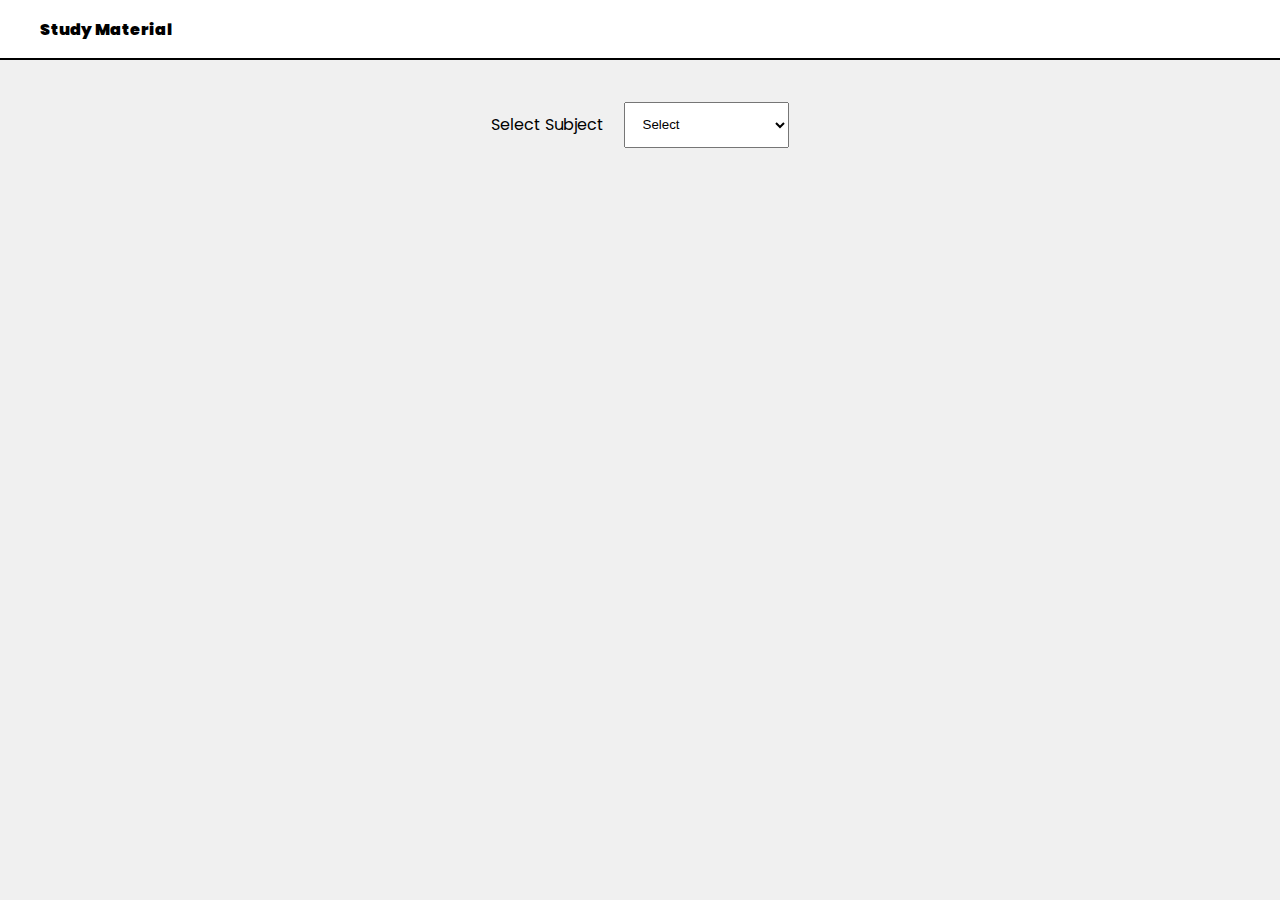
<file: AllenGRPs/index.html>
<!DOCTYPE html>
<html lang="en">
  <head>
    <!-- Google tag (gtag.js) -->
    <script
      async
      src="https://www.googletagmanager.com/gtag/js?id=G-7S9V9BPXPS"
    ></script>
    <script>
      window.dataLayer = window.dataLayer || [];
      function gtag() {
        dataLayer.push(arguments);
      }
      gtag("js", new Date());

      gtag("config", "G-7S9V9BPXPS");
    </script>
    <meta charset="UTF-8" />
    <meta name="viewport" content="width=device-width, initial-scale=1.0" />
    <meta name="theme-color" content="#000000" />
    <meta
      name="description"
      content="Useful Study Material and Guided Revision Programs for JEE Advanced and Mains"
    />

    <title>Study Material</title>

    <link rel="stylesheet" href="style.css" />
  </head>

  <body>
    <header>Study Material</header>
    <div class="selection flexbox">
      <label for="selectSubject">Select Subject</label>
      <select name="subject" id="selectSubject">
        <option value="none">Select</option>
        <option value="Mathematics">Mathematics</option>
        <option value="Physics">Physics</option>
        <option value="Physical chemistry">Physical chemistry</option>
        <option value="Organic chemistry">Organic chemistry</option>
        <option value="Inorganic chemistry">Inorganic chemistry</option>
      </select>
    </div>
    <div class="table"></div>
    <script src="data.js"></script>
    <script src="script.js"></script>
  </body>
</html>
</file>
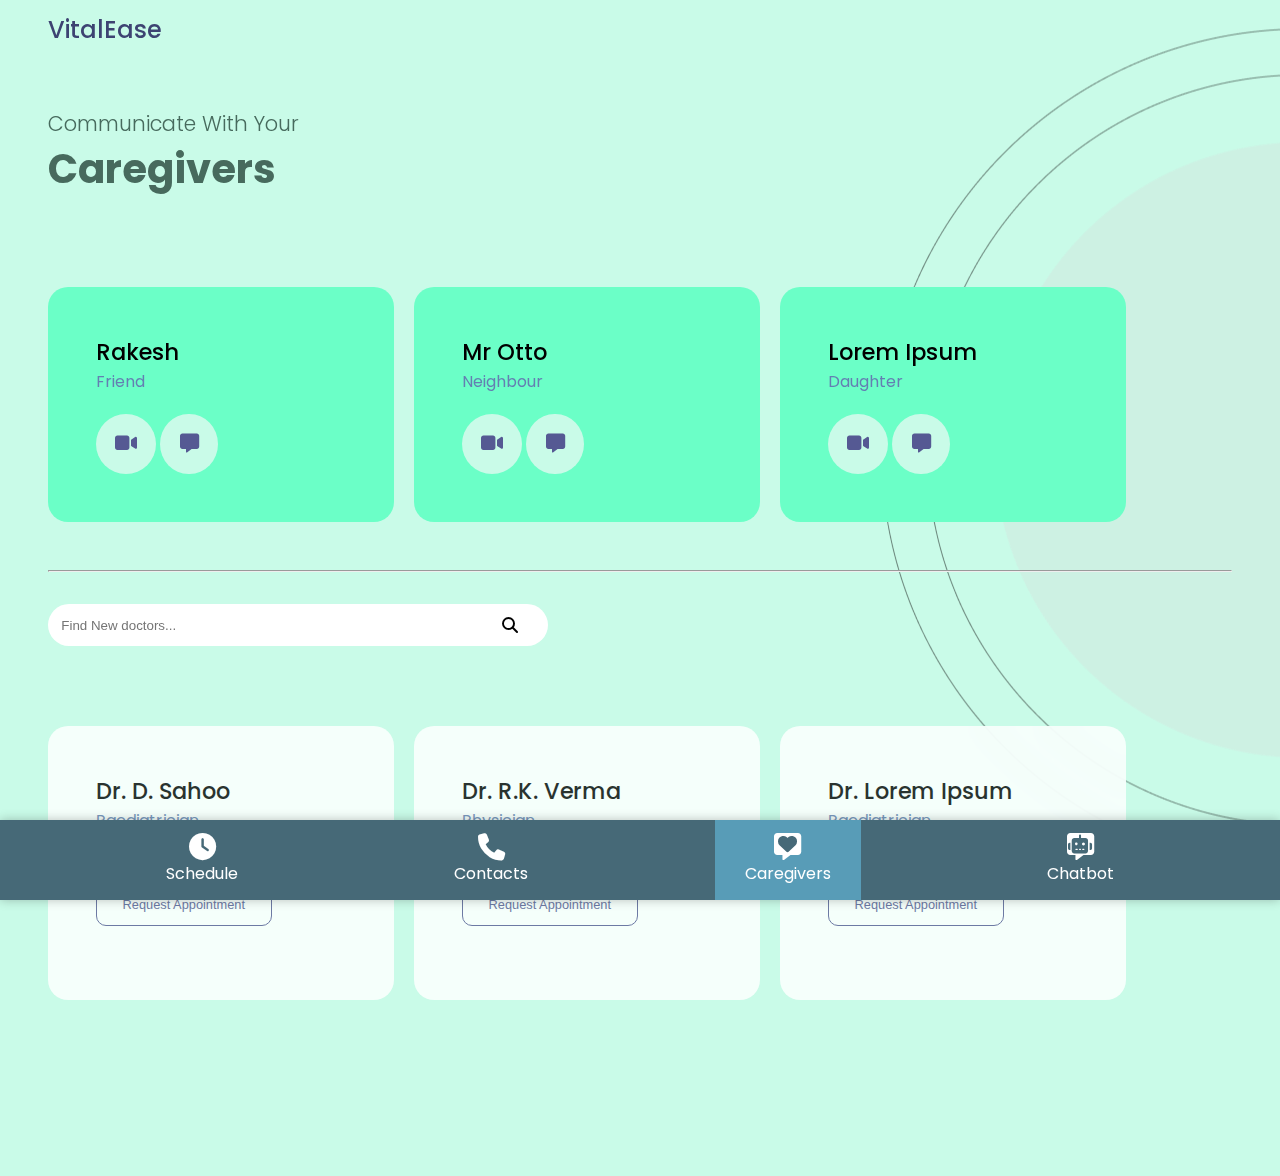
<file: VitalEase/pages/caregivers/caregivers.html>
<!DOCTYPE html>
<html lang="en">
  <head>
    <meta charset="UTF-8" />
    <meta name="viewport" content="width=device-width, initial-scale=1.0" />

    <meta name="theme-color" content="#466977" />

    <title>Medication Schedule</title>

    <link rel="stylesheet" href="../../mainStyle.css" />
    <link rel="stylesheet" href="../style.css" />
    <link rel="stylesheet" href="caregivers.css" />

    <link rel="preconnect" href="https://ka-f.fontawesome.com/" />
    <link
      rel="stylesheet"
      href="https://cdnjs.cloudflare.com/ajax/libs/font-awesome/6.4.2/css/all.min.css"
    />
  </head>
  <body>
    <header>
      <a href="../../index.html">
        <h1>VitalEase</h1>
      </a>
    </header>
    <div class="main">
      <div class="subtitle">Communicate With Your</div>
      <div class="title">Caregivers</div>
      <div class="flexbox contacts"></div>
      <hr />
      <div class="input-container">
        <input type="text" placeholder="Find New doctors..." />
        <div class="fa fa-search"></div>
      </div>
      <div class="flexbox doctors"></div>
    </div>
    <div class="flexbox bottomNav">
      <a href="../schedule/schedule.html"
        ><i class="fa fa-clock"></i><span>Schedule</span></a
      >
      <a href="../contacts/contacts.html"
        ><i class="fa fa-phone"></i><span>Contacts</span></a
      >
      <a href="../caregivers/caregivers.html" class="active"
        ><i class="fa fa-comment-alt"> <i class="fa fa-heart"></i> </i
        ><span>Caregivers</span></a
      >
      <a href="../chatbot/chatbot.html"
        ><i class="fa fa-comment-alt"> <i class="fa fa-robot"></i> </i
        ><span>Chatbot</span></a
      >
    </div>
    <img
      src="../../media/background2.png"
      alt="background image"
      class="back"
    />
    <script src="caregivers.js"></script>
  </body>
</html>
</file>
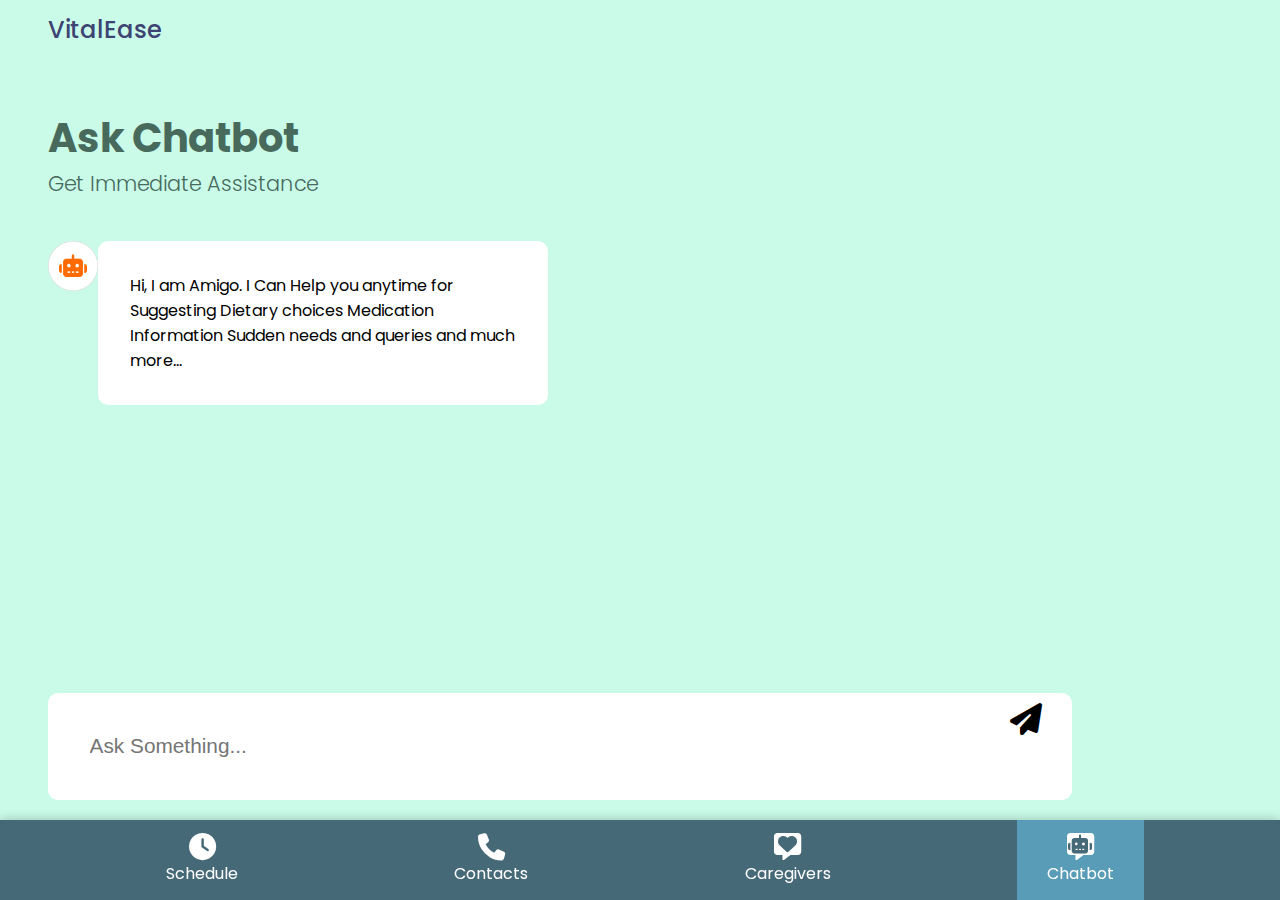
<file: VitalEase/pages/chatbot/chatbot.html>
<!DOCTYPE html>
<html lang="en">
  <head>
    <meta charset="UTF-8" />
    <meta name="viewport" content="width=device-width, initial-scale=1.0" />

    <meta name="theme-color" content="#466977" />

    <title>Medication Schedule</title>

    <link rel="stylesheet" href="../../mainStyle.css" />
    <link rel="stylesheet" href="../style.css" />
    <link rel="stylesheet" href="chatbot.css" />

    <link rel="preconnect" href="https://ka-f.fontawesome.com/" />
    <link
      rel="stylesheet"
      href="https://cdnjs.cloudflare.com/ajax/libs/font-awesome/6.4.2/css/all.min.css"
    />
  </head>
  <body>
    <header>
      <a href="../../index.html">
        <h1>VitalEase</h1>
      </a>
    </header>
    <div class="main">
      <div class="title">Ask Chatbot</div>
      <div class="subtitle">Get Immediate Assistance</div>
      <div class="chat-container">
        <img src="../../media/chatbot.png" alt="chatbot" height="50px" />
        <div class="chat">
          Hi, I am Amigo. I Can Help you anytime for Suggesting Dietary choices
          Medication Information Sudden needs and queries and much more...
        </div>
      </div>
      <div class="input-container">
        <input type="text" placeholder="Ask Something..." />
        <div class="fa fa-paper-plane"></div>
      </div>
    </div>

    <div class="flexbox bottomNav">
      <a href="../schedule/schedule.html"
        ><i class="fa fa-clock"></i><span>Schedule</span></a
      >
      <a href="../contacts/contacts.html"
        ><i class="fa fa-phone"></i><span>Contacts</span></a
      >
      <a href="../caregivers/caregivers.html"
        ><i class="fa fa-comment-alt"> <i class="fa fa-heart"></i> </i
        ><span>Caregivers</span></a
      >
      <a href="../chatbot/chatbot.html" class="active"
        ><i class="fa fa-comment-alt"> <i class="fa fa-robot"></i> </i
        ><span>Chatbot</span></a
      >
    </div>
  </body>
</html>
</file>
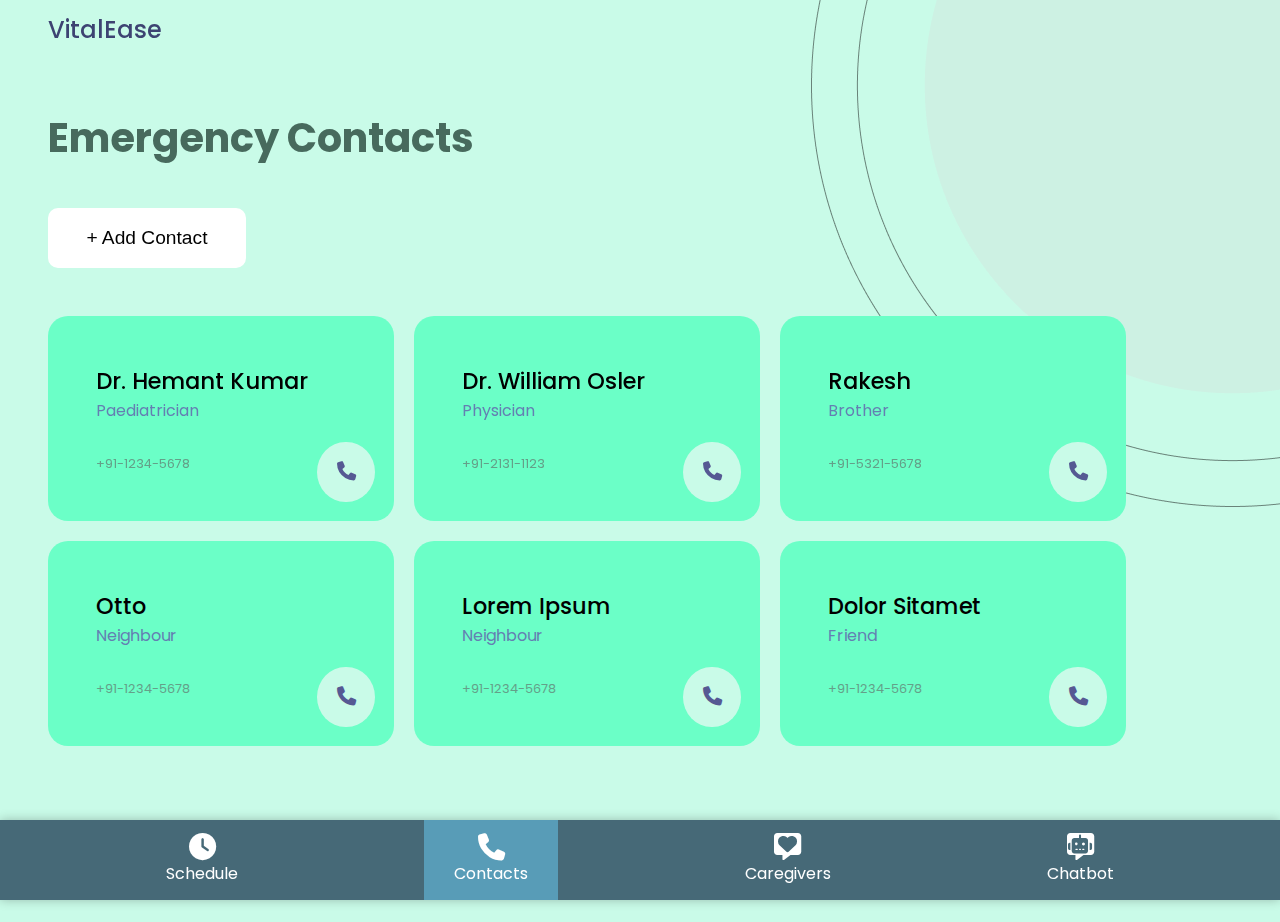
<file: VitalEase/pages/contacts/contacts.html>
<!DOCTYPE html>
<html lang="en">
  <head>
    <meta charset="UTF-8" />
    <meta name="viewport" content="width=device-width, initial-scale=1.0" />

    <meta name="theme-color" content="#466977" />

    <title>Medication Schedule</title>

    <link rel="stylesheet" href="../../mainStyle.css" />
    <link rel="stylesheet" href="../style.css" />
    <link rel="stylesheet" href="contacts.css" />

    <link rel="preconnect" href="https://ka-f.fontawesome.com/" />
    <link
      rel="stylesheet"
      href="https://cdnjs.cloudflare.com/ajax/libs/font-awesome/6.4.2/css/all.min.css"
    />
  </head>
  <body>
    <header>
      <a href="../../index.html">
        <h1>VitalEase</h1>
      </a>
    </header>
    <div class="main">
      <div class="title">Emergency Contacts</div>
      <button class="addButton">+ Add Contact</button>
      <div class="flexbox contacts"></div>
    </div>
    <div class="flexbox bottomNav">
      <a href="../schedule/schedule.html"
        ><i class="fa fa-clock"></i><span>Schedule</span></a
      >
      <a href="../contacts/contacts.html" class="active"
        ><i class="fa fa-phone"></i><span>Contacts</span></a
      >
      <a href="../caregivers/caregivers.html"
        ><i class="fa fa-comment-alt"> <i class="fa fa-heart"></i> </i
        ><span>Caregivers</span></a
      >
      <a href="../chatbot/chatbot.html"
        ><i class="fa fa-comment-alt"> <i class="fa fa-robot"></i> </i
        ><span>Chatbot</span></a
      >
    </div>
    <img
      src="../../media/background.png"
      alt="background design"
      class="back"
    />
    <script src="contacts.js"></script>
  </body>
</html>
</file>
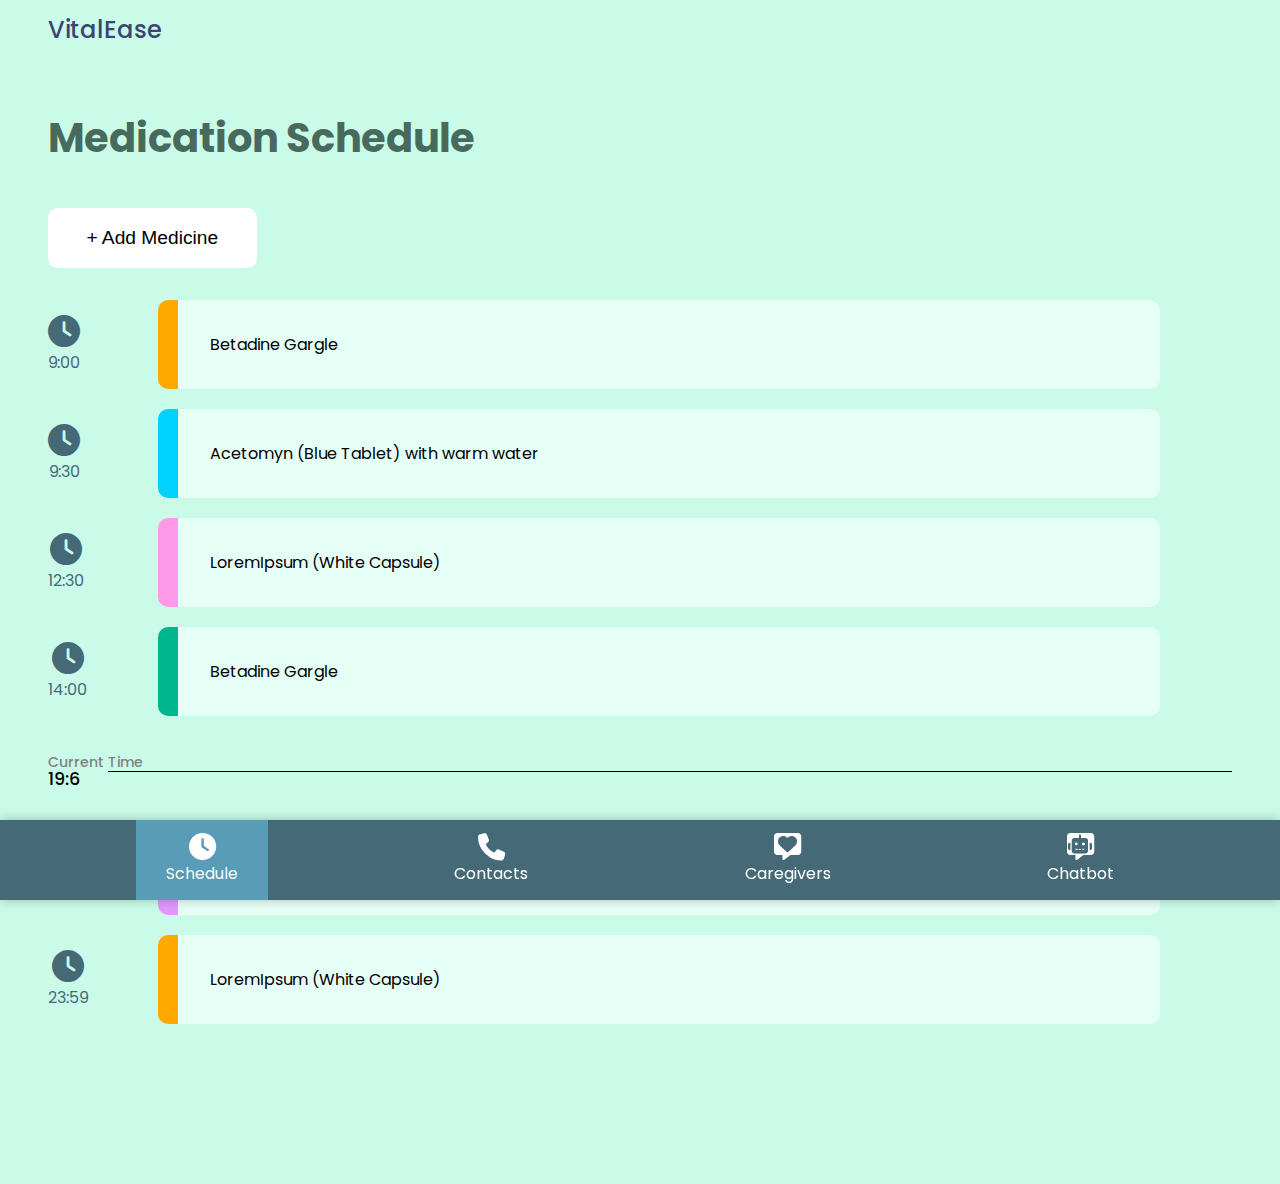
<file: VitalEase/pages/schedule/schedule.html>
<!DOCTYPE html>
<html lang="en">
  <head>
    <meta charset="UTF-8" />
    <meta name="viewport" content="width=device-width, initial-scale=1.0" />

    <meta name="theme-color" content="#466977" />

    <title>Medication Schedule</title>

    <link rel="stylesheet" href="../../mainStyle.css" />
    <link rel="stylesheet" href="../style.css" />
    <link rel="stylesheet" href="schedule.css" />

    <!-- <link rel="preconnect" href="https://ka-f.fontawesome.com/" /> -->
    <link
      rel="stylesheet"
      href="https://cdnjs.cloudflare.com/ajax/libs/font-awesome/6.4.2/css/all.min.css"
    />
  </head>
  <body>
    <header>
      <a href="../../index.html">
        <h1>VitalEase</h1>
      </a>
    </header>
    <div class="main">
      <div class="title">Medication Schedule</div>
      <button class="addButton">+ Add Medicine</button>
      <div class="flexbox schedule"></div>
    </div>
    <div class="flexbox bottomNav">
      <a href="../schedule/schedule.html" class="active"
        ><i class="fa fa-clock"></i><span>Schedule</span></a
      >
      <a href="../contacts/contacts.html"
        ><i class="fa fa-phone"></i><span>Contacts</span></a
      >
      <a href="../caregivers/caregivers.html"
        ><i class="fa fa-comment-alt"> <i class="fa fa-heart"></i> </i
        ><span>Caregivers</span></a
      >
      <a href="../chatbot/chatbot.html"
        ><i class="fa fa-comment-alt"> <i class="fa fa-robot"></i> </i
        ><span>Chatbot</span></a
      >
    </div>
    <script src="schedule.js"></script>
  </body>
</html>
</file>
<file: AllenGRPs/style.css>
@import url("https://fonts.googleapis.com/css2?family=Poppins:ital,wght@0,100;0,300;0,400;0,500;0,700;0,900;1,100;1,200;1,600;1,900&display=swap");
* {
  margin: 0;
  padding: 0;
  box-sizing: border-box !important;
}
html,
body {
  height: 100%;
  width: 100%;
  scroll-behavior: smooth;
  max-width: 100vw;
  font-family: Poppins, sans-serif;
  background-color: rgb(240, 240, 240);
}
html {
  overflow-x: hidden;
}
header {
  height: 60px;
  width: 100%;
  padding-left: 40px;
  font-weight: 900;
  border-bottom: 2px solid black;
  line-height: 60px;
  background-color: white;
}
.flexbox {
  display: flex;
  justify-content: center;
  align-items: center;
  flex-wrap: wrap;
}
.selection {
  padding: 2rem;
}
label {
  margin: 10px;
}
select,
input,
option {
  padding: 1em;
  margin: 10px;
}
.table {
  visibility: hidden;
  max-width: 100vw !important;
  padding: 1em;
}
.row {
  flex-direction: column;
  gap: 10px;
  margin-bottom: 30px;
  background-color: white;
  border-radius: 10px;
  padding: 2em;
}

.row > * {
  display: block;
  text-align: left !important;
  width: 100%;
}
.link {
  margin-top: 25px;
}
.link a {
  background: black;
  color: white !important;
  text-decoration: none;
  padding: 10px 20px;
}
</file>
<file: VitalEase/mainStyle.css>
@import url("https://fonts.googleapis.com/css2?family=Poppins:ital,wght@0,100;0,300;0,400;0,500;0,700;0,900;1,100;1,200;1,600;1,900&display=swap");
:root {
  --accent-clr: #555993;
}
* {
  margin: 0;
  padding: 0;
  box-sizing: border-box;
}
::selection {
  color: var(--accent-clr);
  background-color: #00ffd9;
}
html,
body {
  height: 100%;
  width: 100%;
  scroll-behavior: smooth;
  max-width: 100vw;
  font-family: Poppins, sans-serif;
  background-color: #c9fbe8;
}
html {
  overflow-x: hidden;
}
.flexbox {
  display: flex;
  justify-content: center;
  align-items: center;
  flex-wrap: wrap;
  gap: 20px;
}
.loader {
  position: fixed;
  top: 0;
  left: 0;
  z-index: 1000;
  width: 100%;
  height: 100%;
  background-color: #c9fbe8;
  display: flex;
  justify-content: center;
  align-items: center;
}
.loader .spinner {
  width: 100px;
  height: 100px;
  border-radius: 50%;
  border: 5px solid var(--accent-clr);
  border-top-color: transparent;
  border-bottom-color: transparent;
  animation: spin 1.25s linear infinite;
}
button {
  cursor: pointer;

  padding: 1em 2em;
  border: none;
  outline: none;
  background: var(--accent-clr);
  color: #c9fbe8;
  font-size: 1.2rem;
  border-radius: 10px;
  transition: background-color 0.5s, box-shadow 0.5s, color 0.5s;

  -webkit-tap-highlight-color: transparent;
}
button.secondary {
  background-color: transparent;
  color: var(--accent-clr);
  outline: 2px solid var(--accent-clr);
}
button:hover {
  background-color: #070b43b2;
  color: #00ffa6;
}
.hero {
  position: relative;
  width: 100%;
  min-height: 100vh;
  padding: 3rem;
  z-index: 10;
}
header {
  position: relative;

  z-index: 30;

  width: 100%;
  height: 60px;
  line-height: 60px;
  padding: 0 3rem;
}
header a {
  text-decoration: none;
  max-width: 300px;
}
header h1 {
  font-size: 1.5rem;
  font-weight: 500;
  color: #3d4372;
  width: max-content;
}

.hero .main-content {
  position: relative;
  z-index: 10;
  width: 60vw;
  margin-left: -100px;
  margin-top: -50px;
}
.hero .main-content h1 {
  font-size: clamp(2rem, 7vw, 4rem);
  color: #096167;
}
.hero .main-content .highlight {
  color: var(--accent-clr);
}
.hero .main-content .char {
  height: 1.3em;
  overflow: hidden;
  padding-top: 1em;

  animation: wipe-in 1s ease-in-out forwards;
}
.hero .main-content .word {
  white-space: nowrap;
}
.hero .buttons-container {
  position: relative;
  z-index: 10;
  margin-top: 20px;
  justify-content: flex-start;
  opacity: 0;
  transform: translateY(10px);
  transition: 1.25s ease-in-out;
}
.background {
  position: fixed;
  right: 0;
  top: 0;
  height: 100vh;
  width: 100vw;
  z-index: 0;
}
.background img {
  position: absolute;
  right: 0;
  bottom: 0;
  height: 40vw;
  z-index: 2;
}
.background .circle {
  position: absolute;
  right: 0;
  bottom: 0;
  transform: translate(30%, 30%);
  z-index: 1;

  background-color: transparent;
  border: 1px solid #588071;
  border-radius: 50%;

  aspect-ratio: 1 / 1;

  transform-origin: 100% 100%;
  scale: 0.001;
  transition: 1.25s;
}
.background .circle:nth-child(3) {
  background-color: #dedede;
  opacity: 0.5;
}

@media (max-width: 600px) {
  .main-content {
    margin-left: unset !important;
    margin-top: unset !important;
  }
  .main-content h1 {
    text-align: center;
  }
  .buttons-container {
    justify-content: center !important;
    align-items: center;
    width: 100%;
  }
  .background img {
    display: none;
  }
  .background .circle {
    right: unset;
    bottom: unset;
    top: 0;
    left: 50%;

    transform: translate(-50%, -50%);

    transform-origin: 0 0;

    height: auto;
    aspect-ratio: 1 / 1;
  }
  .background .circle:nth-child(1) {
    width: 190vw;
  }
  .background .circle:nth-child(2) {
    width: 170vw;
  }
  .background .circle:nth-child(3) {
    width: 150vw;
  }
}

@keyframes spin {
  0% {
    transform: rotate(0deg);
  }
  100% {
    transform: rotate(360deg);
  }
}
@keyframes wipe-in {
  0% {
    padding-top: 1.3em;
  }
  100% {
    padding-top: 0;
  }
}
</file>
<file: VitalEase/pages/style.css>
.main {
  width: 100vw;
  padding: 3rem;
  padding-bottom: calc(3rem + 80px);
}

.title {
  font-size: 2.5em;
  font-weight: 700;
  color: #476a5d;
  margin-bottom: 1em;
}
.subtitle {
  font-size: 1.3em;
  font-weight: 300;
  color: #476a5d;
}
.addButton {
  background-color: white;
  color: black;
}
.bottomNav {
  position: fixed;
  bottom: 0;
  left: 0;
  width: 100vw;
  height: 80px;
  background-color: #466977;
  box-shadow: 0 -0px 10px rgba(0, 0, 0, 0.25);

  justify-content: space-evenly;
}

.bottomNav a {
  display: block;
  color: white;
  text-decoration: none;
  height: 100%;
  display: grid;
  place-content: center;
  /* font-size: 1.5em; */
  text-align: center;
  transition: 0.5s;
  padding-inline: 3ch;
  -webkit-tap-highlight-color: transparent;
}
.bottomNav .fa {
  position: relative;
  font-size: 1.7em;
}
.bottomNav .fa > .fa {
  position: absolute;
  left: 50%;
  top: 40%;
  transform: translate(-50%, -50%);
  font-size: 0.7em;
  color: #466977;
}
.bottomNav a.active {
  background-color: #589cb7;
}
.bottomNav a:hover {
  color: #00ffa6;
}

@media (max-width: 600px) {
  .bottomNav a {
    padding-inline: unset;
  }
  .bottomNav a span {
    display: none;
  }

  .bottomNav a.active {
    color: #00ffa6;
    background-color: transparent;
  }
}
</file>
<file: VitalEase/pages/caregivers/caregivers.css>
.contacts {
  position: relative;
  justify-content: flex-start;
  padding-block: 3rem;
  padding-left: 0;
}
.contact {
  position: relative;
  box-sizing: content-box;
  padding: 3rem;
  width: 250px;
  background-color: #6bffc7;
  border-radius: 20px;
}

.contact .name {
  font-size: 1.4em;
  font-weight: 500;
}
.contact .position {
  color: #647fb2;
}
.contact .phone {
  color: #64a089;
  font-size: 0.8em;
  margin-top: 2rem;
}
.contact .message-container {
  margin-top: 20px;
}
.contact .message,
.contact .video-call {
  padding: 1em;
  background: #c9fbe8;
  color: var(--accent-clr);
  border-radius: 50%;
}
.message:hover,
.video-call:hover {
  background-color: #070b43b2;
  color: #00ffa6;
}
.back {
  position: fixed;
  z-index: 0;
  right: 0;
  top: 0;
  opacity: 0.8;
}
.header,
.main {
  position: relative;
  z-index: 10;
}
.bottomNav {
  z-index: 50;
}
.input-container {
  position: relative;
  margin-block: 2em;
  width: min(100%, 500px);
}
.input-container .fa-search {
  position: absolute;
  display: block;
  content: " ";
  right: 30px;
  top: 50%;
  transform: translateY(-50%);
}
.doctors {
  position: relative;
  justify-content: flex-start;
  padding-block: 3rem;
  padding-left: 0;
}
.doctors .contact {
  background-color: white;
  opacity: 0.8;
  backdrop-filter: blur(10px);
}
.doctors .fa-star {
  color: gold;
}
.doctors .contact button {
  background-color: transparent;
  color: var(--accent-clr);
  border: 1px solid var(--accent-clr);
  font-size: 0.8em;
  margin-block: 2em;
}
input {
  padding: 1em;
  outline: none;
  border: none;
  border-radius: 500px;
  width: 100%;
}
.back {
  position: fixed;
  z-index: 0;
  right: 0;
  top: 50%;
  transform: translateY(-50%);
  opacity: 0.8;
}
@media (max-width: 600px) {
  .contact {
    position: relative;
    box-sizing: border-box;
    min-width: 100%;
  }
}
</file>
<file: VitalEase/pages/chatbot/chatbot.css>
.title {
  margin-bottom: 0;
}
.subtitle {
  margin-bottom: 2em;
}
.chat-container {
  position: relative;
  padding-left: 50px;
  width: min(70vw, 500px);
}
.chat {
  border-radius: 10px;
  padding: 2em;
  background-color: white;
}
.chat-container img {
  position: absolute;
  left: 0;
  top: 0;
}
.input-container {
  position: fixed;
  width: 80vw;
  bottom: 100px;
}
input {
  width: 100%;
  padding: 2em;
  outline: none;
  border: none;
  border-radius: 10px;
  font-size: 1.3em;
}
.input-container .fa {
  cursor: pointer;
  position: absolute;
  right: 30px;
  top: 10px;
  font-size: 2em;
}
</file>
<file: VitalEase/pages/contacts/contacts.css>
.contacts {
  position: relative;
  justify-content: flex-start;
  padding-block: 3rem;
  padding-left: 0;
}
.contact {
  position: relative;
  box-sizing: content-box;
  padding: 3rem;
  width: 250px;
  background-color: #6bffc7;
  border-radius: 20px;
}

.contact .name {
  font-size: 1.4em;
  font-weight: 500;
}
.contact .position {
  color: #647fb2;
}
.contact .phone {
  color: #64a089;
  font-size: 0.8em;
  margin-top: 2rem;
}
.contact .call {
  position: absolute;
  right: 1em;
  bottom: 1em;
  padding: 1em;
  background: #c9fbe8;
  color: var(--accent-clr);
  border-radius: 50%;
}
.call:hover {
  background-color: #070b43b2;
  color: #00ffa6;
}
.back {
  position: fixed;
  z-index: 0;
  right: 0;
  top: 0;
  opacity: 0.8;
}
.header,
.main {
  position: relative;
  z-index: 10;
}
.bottomNav {
  z-index: 50;
}

@media (max-width: 600px) {
  .contact {
    position: relative;
    box-sizing: border-box;
    min-width: 100%;
  }
}
</file>
<file: VitalEase/pages/schedule/schedule.css>
.schedule {
  flex-direction: column;
  align-items: flex-start;
  padding-block: 2em;
}
.schedule-item {
  position: relative;
  padding-left: 110px;
}
.schedule-item .timestamp {
  position: absolute;
  left: 0;
  top: 50%;
  transform: translateY(-50%);
  text-align: center;
  color: #466977;
}
.schedule-item .timestamp .fa {
  font-size: 2em;
}
.schedule-item .content {
  padding-left: 30px;
  border-left: 20px solid var(--border-clr);
  min-height: 60px;
  width: calc(90vw - 150px);
  background-color: #e6fff6;
  padding: 2em;
  border-radius: 10px;
}
.currentTime {
  position: relative;

  width: 100%;
  height: 10px;
  margin-block: 30px;
}
.currentTime::after {
  content: " ";
  position: absolute;
  right: 0;
  top: 50%;
  height: 1px;
  width: calc(100% - 60px);
  background-color: black;
}
.currentTime .timestamp {
  position: relative;
  font-size: 1.1em;
  font-weight: 500;
}
.currentTime .timestamp::before {
  content: "Current Time";
  color: gray;
  font-size: 0.8em;
  position: absolute;
  left: 0;
  top: -1em;
}
@media (max-width: 600px) {
  .schedule-item .fa {
    display: none;
  }
  .schedule-item .timestamp {
    top: 0.4em;
    left: 30px;
    transform: none;
    color: #006328;
    font-size: 0.8em;
  }
  .schedule-item {
    padding-left: 0;
  }
  .schedule-item .content {
    width: calc(90vw - 3rem);
  }
}
</file>
